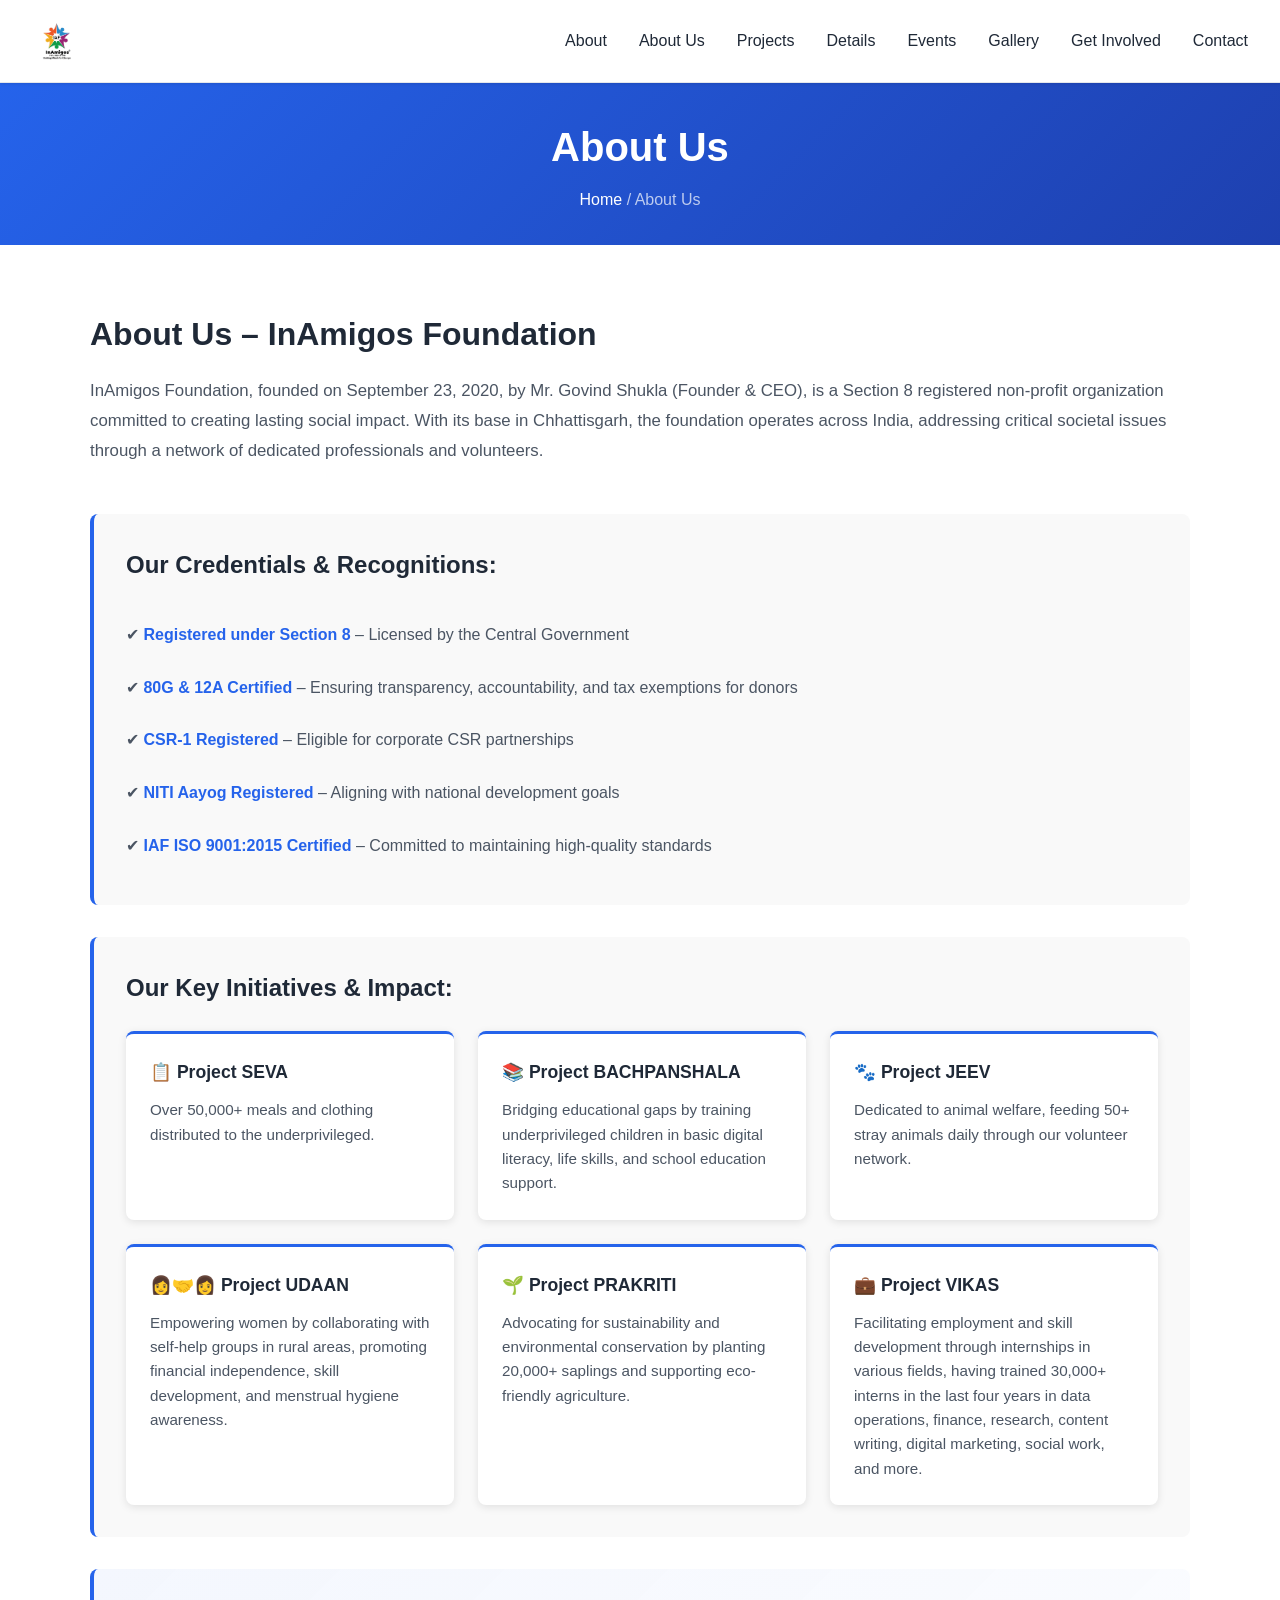
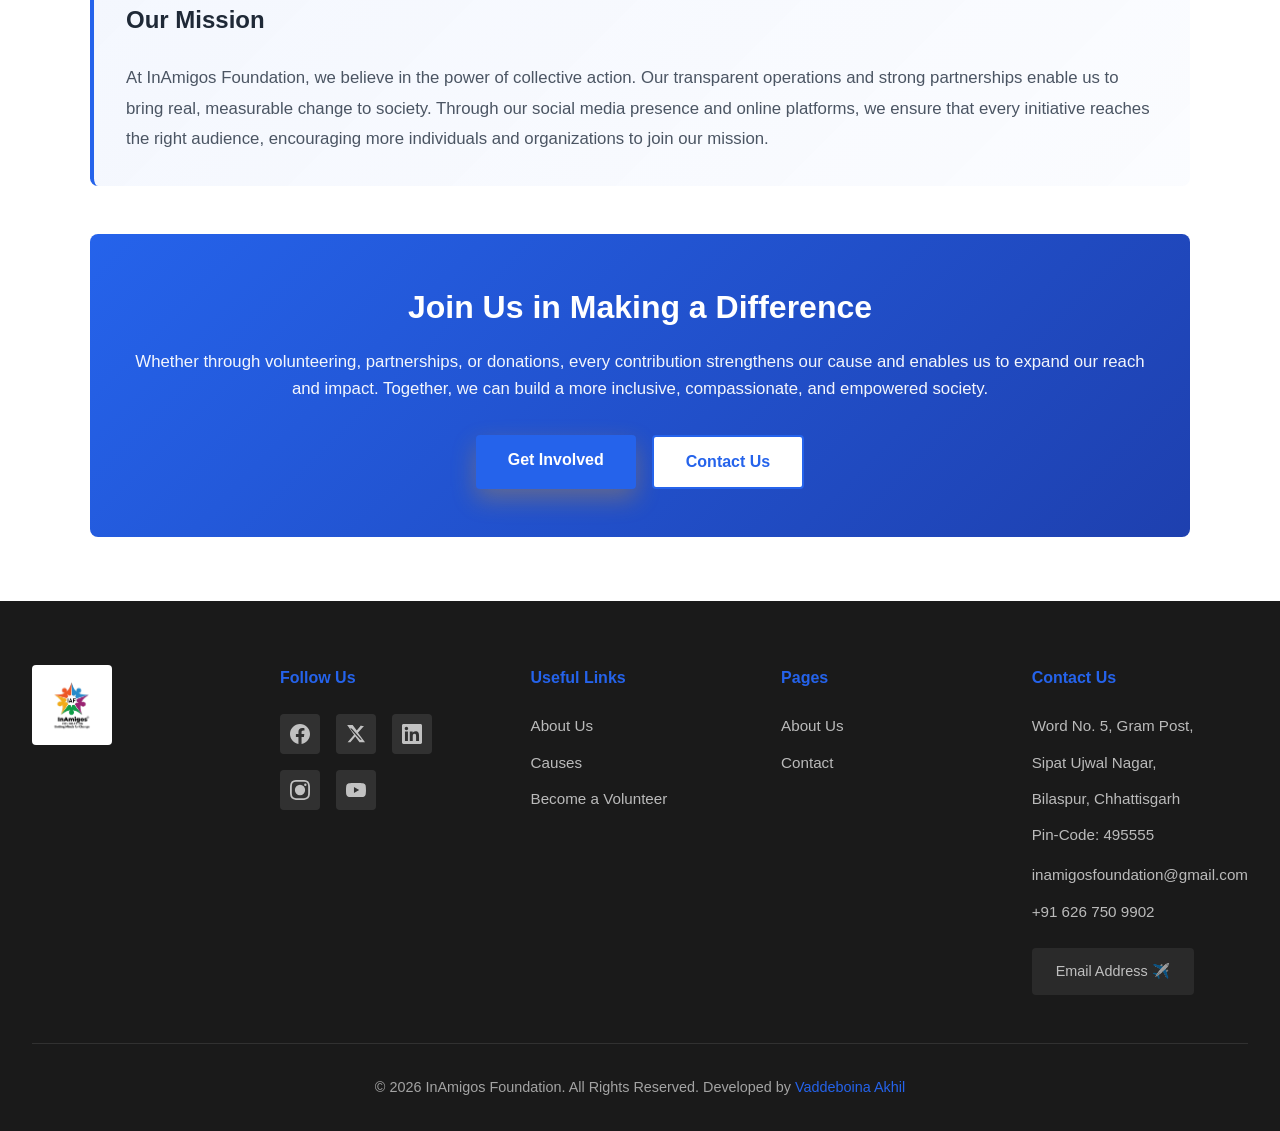
<file: about.html>
<!DOCTYPE html>
<html lang="en">
<head>
    <meta charset="UTF-8">
    <meta name="viewport" content="width=device-width, initial-scale=1.0">
    <title>About Us - InAmigos Foundation</title>
    <link rel="stylesheet" href="styles.css">
</head>
<body>
    <!-- Navigation Bar -->
    <nav class="navbar">
        <a href="index.html" class="navbar-brand"><img src="InAmigo Foundation_logo.png" alt="InAmigos Foundation Logo" class="navbar-logo" /></a>
        <ul class="navbar-links">
            <li><a href="index.html#about">About</a></li>
            <li><a href="about.html">About Us</a></li>
            <li><a href="index.html#projects">Projects</a></li>
            <li><a href="index.html#project-details">Details</a></li>
            <li><a href="index.html#events">Events</a></li>
            <li><a href="index.html#gallery">Gallery</a></li>
            <li><a href="index.html#cta">Get Involved</a></li>
            <li><a href="contact.html">Contact</a></li>
        </ul>
    </nav>

    <!-- Hero Section -->
    <section class="hero" style="padding: 2rem 2rem; background: linear-gradient(135deg, #2563eb 0%, #1e40af 100%); min-height: auto;">
        <div class="hero-content" style="text-align: center;">
            <h1 style="font-size: 2.5rem; color: white; margin-bottom: 0.5rem;">About Us</h1>
            <p style="font-size: 1rem; color: rgba(255, 255, 255, 0.9);">
                <a href="index.html" style="color: white; text-decoration: none;">Home</a> 
                <span style="color: rgba(255, 255, 255, 0.7);"> / About Us</span>
            </p>
        </div>
    </section>

    <!-- About Content Section -->
    <section class="about-section">
        <div class="about-container">
            <!-- About Us Intro -->
            <div class="about-intro">
                <h2>About Us – InAmigos Foundation</h2>
                <p>
                    InAmigos Foundation, founded on September 23, 2020, by Mr. Govind Shukla (Founder & CEO), is a Section 8 registered non-profit organization committed to creating lasting social impact. With its base in Chhattisgarh, the foundation operates across India, addressing critical societal issues through a network of dedicated professionals and volunteers.
                </p>
            </div>

            <!-- Credentials & Recognitions -->
            <div class="about-section-box">
                <h3>Our Credentials & Recognitions:</h3>
                <ul class="credentials-list">
                    <li>✔ <strong>Registered under Section 8</strong> – Licensed by the Central Government</li>
                    <li>✔ <strong>80G & 12A Certified</strong> – Ensuring transparency, accountability, and tax exemptions for donors</li>
                    <li>✔ <strong>CSR-1 Registered</strong> – Eligible for corporate CSR partnerships</li>
                    <li>✔ <strong>NITI Aayog Registered</strong> – Aligning with national development goals</li>
                    <li>✔ <strong>IAF ISO 9001:2015 Certified</strong> – Committed to maintaining high-quality standards</li>
                </ul>
            </div>

            <!-- Key Initiatives & Impact -->
            <div class="about-section-box">
                <h3>Our Key Initiatives & Impact:</h3>
                <div class="initiatives-grid">
                    <div class="initiative-item">
                        <h4>📋 Project SEVA</h4>
                        <p>Over 50,000+ meals and clothing distributed to the underprivileged.</p>
                    </div>
                    <div class="initiative-item">
                        <h4>📚 Project BACHPANSHALA</h4>
                        <p>Bridging educational gaps by training underprivileged children in basic digital literacy, life skills, and school education support.</p>
                    </div>
                    <div class="initiative-item">
                        <h4>🐾 Project JEEV</h4>
                        <p>Dedicated to animal welfare, feeding 50+ stray animals daily through our volunteer network.</p>
                    </div>
                    <div class="initiative-item">
                        <h4>👩‍🤝‍👩 Project UDAAN</h4>
                        <p>Empowering women by collaborating with self-help groups in rural areas, promoting financial independence, skill development, and menstrual hygiene awareness.</p>
                    </div>
                    <div class="initiative-item">
                        <h4>🌱 Project PRAKRITI</h4>
                        <p>Advocating for sustainability and environmental conservation by planting 20,000+ saplings and supporting eco-friendly agriculture.</p>
                    </div>
                    <div class="initiative-item">
                        <h4>💼 Project VIKAS</h4>
                        <p>Facilitating employment and skill development through internships in various fields, having trained 30,000+ interns in the last four years in data operations, finance, research, content writing, digital marketing, social work, and more.</p>
                    </div>
                </div>
            </div>

            <!-- Mission Statement -->
            <div class="about-section-box mission-box">
                <h3>Our Mission</h3>
                <p>
                    At InAmigos Foundation, we believe in the power of collective action. Our transparent operations and strong partnerships enable us to bring real, measurable change to society. Through our social media presence and online platforms, we ensure that every initiative reaches the right audience, encouraging more individuals and organizations to join our mission.
                </p>
            </div>

            <!-- Call to Action -->
            <div class="about-cta">
                <h3>Join Us in Making a Difference</h3>
                <p>Whether through volunteering, partnerships, or donations, every contribution strengthens our cause and enables us to expand our reach and impact. Together, we can build a more inclusive, compassionate, and empowered society.</p>
                <div style="display: flex; gap: 1rem; justify-content: center; margin-top: 2rem;">
                    <a href="index.html#cta" class="btn-primary" style="display: inline-block; padding: 0.75rem 2rem; background: #2563eb; color: white; text-decoration: none; border-radius: 4px; font-weight: 600;">Get Involved</a>
                    <a href="contact.html" class="btn-secondary" style="display: inline-block; padding: 0.75rem 2rem; background: white; color: #2563eb; border: 2px solid #2563eb; text-decoration: none; border-radius: 4px; font-weight: 600;">Contact Us</a>
                </div>
            </div>
        </div>
    </section>

    <!-- Footer -->
    <footer>
        <div class="footer-content">
            <div class="footer-section footer-logo">
                <img src="InAmigo Foundation_logo.png" alt="InAmigos Foundation Logo" class="footer-logo-img" />
            </div>

            <!-- Follow Us Section -->
            <div class="footer-section">
                <h3>Follow us</h3>
                <div class="social-links">
                    <a href="https://www.facebook.com/109800320841732/posts/289306342891128/" target="_blank" rel="noopener noreferrer" class="social-link" title="Facebook">
                        <svg width="24" height="24" viewBox="0 0 24 24" fill="currentColor"><path d="M24 12.073c0-6.627-5.373-12-12-12s-12 5.373-12 12c0 5.99 4.388 10.954 10.125 11.854v-8.385H7.078v-3.47h3.047V9.43c0-3.007 1.792-4.669 4.533-4.669 1.312 0 2.686.235 2.686.235v2.953H15.83c-1.491 0-1.956.925-1.956 1.874v2.25h3.328l-.532 3.47h-2.796v8.385C19.612 23.027 24 18.062 24 12.073z"/></svg>
                    </a>
                    <a href="https://twitter.com/InamigosF?s=08" target="_blank" rel="noopener noreferrer" class="social-link" title="X">
                        <svg width="24" height="24" viewBox="0 0 24 24" fill="currentColor"><path d="M18.244 2.25h3.308l-7.227 8.26 8.502 11.24h-6.627l-5.1-6.694-5.867 6.694h-3.306l7.734-8.835-8.275-11.665h6.604l4.914 6.469 5.45-6.469zM17.002 18.807h1.844L6.803 5.528H4.872l12.13 13.279z"/></svg>
                    </a>
                    <a href="https://www.linkedin.com/company/inamigos-foundation" target="_blank" rel="noopener noreferrer" class="social-link" title="LinkedIn">
                        <svg width="24" height="24" viewBox="0 0 24 24" fill="currentColor"><path d="M20.447 20.452h-3.554v-5.569c0-1.328-.027-3.037-1.852-3.037-1.853 0-2.136 1.445-2.136 2.939v5.667H9.351V9h3.414v1.561h.046c.477-.9 1.637-1.85 3.37-1.85 3.601 0 4.267 2.37 4.267 5.455v6.286zM5.337 7.433c-1.144 0-2.063-.926-2.063-2.065 0-1.138.92-2.063 2.063-2.063 1.14 0 2.064.925 2.064 2.063 0 1.139-.925 2.065-2.064 2.065zm1.782 13.019H3.555V9h3.564v11.452zM22.225 0H1.771C.792 0 0 .774 0 1.729v20.542C0 23.227.792 24 1.771 24h20.451C23.2 24 24 23.227 24 22.271V1.729C24 .774 23.2 0 22.225 0z"/></svg>
                    </a>
                    <a href="https://instagram.com/inamigos?utm_medium=copy_link" target="_blank" rel="noopener noreferrer" class="social-link" title="Instagram">
                        <svg width="24" height="24" viewBox="0 0 24 24" fill="currentColor"><path d="M12 2.163c3.204 0 3.584.012 4.85.07 3.252.148 4.771 1.691 4.919 4.919.058 1.265.069 1.645.069 4.849 0 3.205-.012 3.584-.069 4.849-.149 3.225-1.664 4.771-4.919 4.919-1.266.058-1.644.07-4.85.07-3.204 0-3.584-.012-4.849-.07-3.26-.149-4.771-1.699-4.919-4.92-.058-1.265-.07-1.644-.07-4.849 0-3.204.013-3.583.07-4.849.149-3.227 1.664-4.771 4.919-4.919 1.266-.057 1.645-.069 4.849-.069zm0-2.163c-3.259 0-3.667.014-4.947.072-4.358.2-6.78 2.618-6.98 6.98-.059 1.281-.073 1.689-.073 4.948 0 3.259.014 3.668.072 4.948.2 4.358 2.618 6.78 6.98 6.98 1.281.058 1.689.072 4.948.072 3.259 0 3.668-.014 4.948-.072 4.354-.2 6.782-2.618 6.979-6.98.059-1.28.073-1.689.073-4.948 0-3.259-.014-3.667-.072-4.947-.196-4.354-2.617-6.78-6.979-6.98-1.281-.059-1.69-.073-4.949-.073zM5.838 12a6.162 6.162 0 1 1 12.324 0 6.162 6.162 0 0 1-12.324 0zM12 16a4 4 0 1 1 0-8 4 4 0 0 1 0 8zm4.965-10.322a1.44 1.44 0 1 1 2.881.001 1.44 1.44 0 0 1-2.881-.001z"/></svg>
                    </a>
                    <a href="https://youtube.com/@inamigosfoundation4296" target="_blank" rel="noopener noreferrer" class="social-link" title="YouTube">
                        <svg width="24" height="24" viewBox="0 0 24 24" fill="currentColor"><path d="M23.498 6.186a3.016 3.016 0 0 0-2.122-2.136C19.505 3.545 12 3.545 12 3.545s-7.505 0-9.377.505A3.017 3.017 0 0 0 .502 6.186C0 8.07 0 12 0 12s0 3.93.502 5.814a3.016 3.016 0 0 0 2.122 2.136c1.871.505 9.376.505 9.376.505s7.505 0 9.377-.505a3.015 3.015 0 0 0 2.122-2.136C24 15.93 24 12 24 12s0-3.93-.502-5.814zM9.545 15.568V8.432L15.818 12l-6.273 3.568z"/></svg>
                    </a>
                </div>
            </div>

            <!-- Useful Links Section -->
            <div class="footer-section">
                <h3 style="color: #2563eb;">Useful Links</h3>
                <p><a href="#">About Us</a></p>
                <p><a href="#">Causes</a></p>
                <p><a href="#">Become a Volunteer</a></p>
            </div>

            <!-- Pages Section -->
            <div class="footer-section">
                <h3 style="color: #2563eb;">pages</h3>
                <p><a href="about.html">About Us</a></p>
                <p><a href="contact.html">Contact</a></p>
            </div>

            <!-- Contact Us Section -->
            <div class="footer-section">
                <h3 style="color: #2563eb;">Contact Us</h3>
                <p>Word No. 5, Gram Post,</p>
                <p>Sipat Ujwal Nagar,</p>
                <p>Bilaspur, Chhattisgarh</p>
                <p>Pin-Code: 495555</p>
                <p style="margin-top: 1rem;"><a href="mailto:inamigosfoundation@gmail.com">inamigosfoundation@gmail.com</a></p>
                <p><a href="tel:+916267509902">+91 626 750 9902</a></p>
                <div style="margin-top: 1rem;">
                    <a href="contact.html" class="email-button" style="display: inline-block; text-decoration: none;">Email Address ✈️</a>
                </div>
            </div>
        </div>
        <div class="footer-bottom">
            <p>&copy; 2026 InAmigos Foundation. All Rights Reserved. Developed by <a href="#" style="color: #2563eb;">Vaddeboina Akhil</a></p>
        </div>
    </footer>

    <!-- Back to Top Button -->
    <button class="back-to-top" id="backToTop" onclick="scrollToTop()">⬆️</button>

    <script>
        // Scroll to top functionality
        function scrollToTop() {
            window.scrollTo({ top: 0, behavior: 'smooth' });
        }

        // Show/hide back to top button
        window.addEventListener('scroll', function() {
            const backToTopBtn = document.getElementById('backToTop');
            if (window.pageYOffset > 300) {
                backToTopBtn.style.display = 'block';
            } else {
                backToTopBtn.style.display = 'none';
            }
        });
    </script>

    <style>
        /* About Section Styles */
        .about-section {
            max-width: 1400px;
            margin: 0 auto;
            padding: 4rem 2rem;
        }

        .about-container {
            max-width: 1100px;
            margin: 0 auto;
        }

        .about-intro {
            margin-bottom: 3rem;
        }

        .about-intro h2 {
            font-size: 2rem;
            color: #1f2937;
            margin-bottom: 1rem;
        }

        .about-intro p {
            font-size: 1.05rem;
            color: #4b5563;
            line-height: 1.8;
        }

        .about-section-box {
            background: #f9f9f9;
            padding: 2rem;
            border-radius: 8px;
            margin-bottom: 2rem;
            border-left: 4px solid #2563eb;
        }

        .about-section-box h3 {
            font-size: 1.5rem;
            color: #1f2937;
            margin-bottom: 1.5rem;
        }

        .credentials-list {
            list-style: none;
            padding: 0;
        }

        .credentials-list li {
            padding: 0.75rem 0;
            color: #4b5563;
            line-height: 1.8;
            font-size: 1rem;
        }

        .credentials-list li strong {
            color: #2563eb;
        }

        .initiatives-grid {
            display: grid;
            grid-template-columns: repeat(auto-fit, minmax(300px, 1fr));
            gap: 1.5rem;
        }

        .initiative-item {
            background: white;
            padding: 1.5rem;
            border-radius: 8px;
            border-top: 3px solid #2563eb;
            box-shadow: 0 2px 8px rgba(0, 0, 0, 0.1);
        }

        .initiative-item h4 {
            font-size: 1.1rem;
            color: #1f2937;
            margin-bottom: 0.75rem;
        }

        .initiative-item p {
            color: #4b5563;
            line-height: 1.6;
            font-size: 0.95rem;
        }

        .mission-box {
            background: linear-gradient(135deg, rgba(37, 99, 235, 0.05) 0%, rgba(37, 99, 235, 0.02) 100%);
            border-left-color: #2563eb;
        }

        .mission-box p {
            font-size: 1.05rem;
            color: #4b5563;
            line-height: 1.8;
        }

        .about-cta {
            background: linear-gradient(135deg, #2563eb 0%, #1e40af 100%);
            color: white;
            padding: 3rem 2rem;
            border-radius: 8px;
            text-align: center;
            margin-top: 3rem;
        }

        .about-cta h3 {
            font-size: 2rem;
            margin-bottom: 1rem;
        }

        .about-cta p {
            font-size: 1.05rem;
            margin-bottom: 1rem;
            opacity: 0.95;
        }

        .btn-primary {
            transition: all 0.3s ease;
        }

        .btn-primary:hover {
            background: #1e40af;
            transform: translateY(-2px);
            box-shadow: 0 4px 12px rgba(37, 99, 235, 0.4);
        }

        .btn-secondary {
            transition: all 0.3s ease;
        }

        .btn-secondary:hover {
            background: #2563eb;
            color: white;
            transform: translateY(-2px);
        }

        /* Responsive Design */
        @media (max-width: 768px) {
            .about-section {
                padding: 2rem 1rem;
            }

            .about-intro h2 {
                font-size: 1.5rem;
            }

            .about-section-box h3 {
                font-size: 1.25rem;
            }

            .initiatives-grid {
                grid-template-columns: 1fr;
            }

            .about-cta {
                padding: 2rem 1rem;
            }

            .about-cta h3 {
                font-size: 1.5rem;
            }

            .about-cta p {
                font-size: 0.95rem;
            }
        }
    </style>
</body>
</html>
</file>
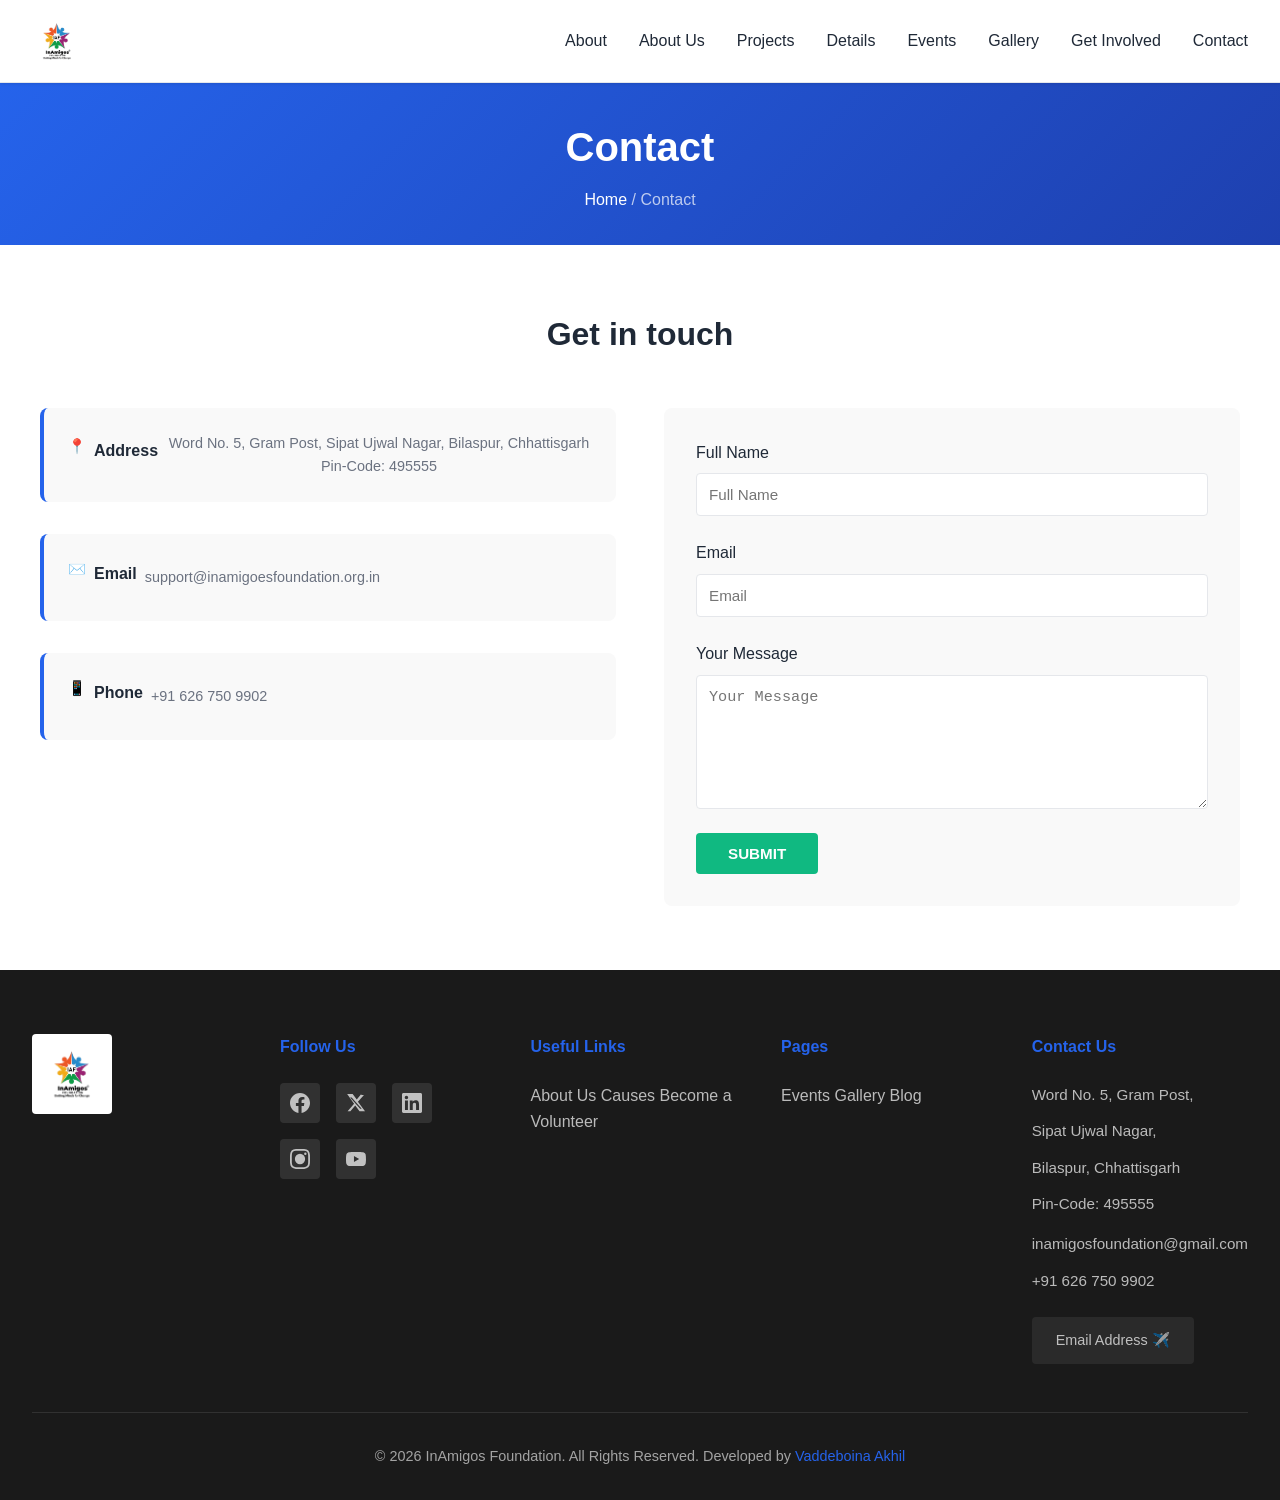
<file: contact.html>
<!DOCTYPE html>
<html lang="en">
<head>
    <meta charset="UTF-8">
    <meta name="viewport" content="width=device-width, initial-scale=1.0">
    <title>Contact Us - InAmigos Foundation</title>
    <link rel="stylesheet" href="styles.css">
</head>
<body>
    <!-- Navigation Bar -->
    <nav class="navbar">
        <a href="index.html" class="navbar-brand"><img src="InAmigo Foundation_logo.png" alt="InAmigos Foundation Logo" class="navbar-logo" /></a>
        <ul class="navbar-links">
            <li><a href="index.html#about">About</a></li>
            <li><a href="about.html">About Us</a></li>
            <li><a href="index.html#projects">Projects</a></li>
            <li><a href="index.html#project-details">Details</a></li>
            <li><a href="index.html#events">Events</a></li>
            <li><a href="index.html#gallery">Gallery</a></li>
            <li><a href="index.html#cta">Get Involved</a></li>
            <li><a href="contact.html">Contact</a></li>
        </ul>
    </nav>

    <!-- Hero Section -->
    <section class="hero" style="padding: 2rem 2rem; background: linear-gradient(135deg, #2563eb 0%, #1e40af 100%); min-height: auto;">
        <div class="hero-content" style="text-align: center;">
            <h1 style="font-size: 2.5rem; color: white; margin-bottom: 0.5rem;">Contact</h1>
            <p style="font-size: 1rem; color: rgba(255, 255, 255, 0.9);">
                <a href="index.html" style="color: white; text-decoration: none;">Home</a> 
                <span style="color: rgba(255, 255, 255, 0.7);"> / Contact</span>
            </p>
        </div>
    </section>

    <!-- Contact Section -->
    <section class="contact-section">
        <div class="contact-container">
            <h2 style="text-align: center; margin-bottom: 3rem; font-size: 2rem; color: #1f2937;">Get in touch</h2>
            
            <div class="contact-content">
                <!-- Left Side - Contact Info -->
                <div class="contact-info">
                    <!-- Address -->
                    <div class="info-item">
                        <div class="info-icon">📍</div>
                        <h3 style="font-size: 1rem; font-weight: 600; margin-bottom: 0.5rem; color: #1f2937;">Address</h3>
                        <p style="color: #6b7280; line-height: 1.6;">
                            Word No. 5, Gram Post, Sipat Ujwal Nagar, Bilaspur, Chhattisgarh Pin-Code: 495555
                        </p>
                    </div>

                    <!-- Email -->
                    <div class="info-item">
                        <div class="info-icon">✉️</div>
                        <h3 style="font-size: 1rem; font-weight: 600; margin-bottom: 0.5rem; color: #1f2937;">Email</h3>
                        <p style="color: #6b7280;">
                            <a href="mailto:support@inamigoesfoundation.org.in" style="color: #6b7280; text-decoration: none;">support@inamigoesfoundation.org.in</a>
                        </p>
                    </div>

                    <!-- Phone -->
                    <div class="info-item">
                        <div class="info-icon">📱</div>
                        <h3 style="font-size: 1rem; font-weight: 600; margin-bottom: 0.5rem; color: #1f2937;">Phone</h3>
                        <p style="color: #6b7280;">
                            <a href="tel:+916267509902" style="color: #6b7280; text-decoration: none;">+91 626 750 9902</a>
                        </p>
                    </div>
                </div>

                <!-- Right Side - Contact Form -->
                <div class="contact-form-wrapper">
                    <form class="contact-form" onsubmit="handleContactForm(event)">
                        <div class="form-group">
                            <label for="fullName" style="display: block; margin-bottom: 0.5rem; color: #1f2937; font-weight: 500;">Full Name</label>
                            <input type="text" id="fullName" name="fullName" placeholder="Full Name" required style="width: 100%; padding: 0.75rem; border: 1px solid #e5e7eb; border-radius: 4px; font-size: 0.95rem;">
                        </div>

                        <div class="form-group">
                            <label for="email" style="display: block; margin-bottom: 0.5rem; color: #1f2937; font-weight: 500;">Email</label>
                            <input type="email" id="email" name="email" placeholder="Email" required style="width: 100%; padding: 0.75rem; border: 1px solid #e5e7eb; border-radius: 4px; font-size: 0.95rem;">
                        </div>

                        <div class="form-group">
                            <label for="message" style="display: block; margin-bottom: 0.5rem; color: #1f2937; font-weight: 500;">Your Message</label>
                            <textarea id="message" name="message" placeholder="Your Message" rows="6" required style="width: 100%; padding: 0.75rem; border: 1px solid #e5e7eb; border-radius: 4px; font-size: 0.95rem; resize: vertical;"></textarea>
                        </div>

                        <button type="submit" class="submit-btn" style="background: #10b981; color: white; padding: 0.75rem 2rem; border: none; border-radius: 4px; font-weight: 600; cursor: pointer; font-size: 0.95rem;">SUBMIT</button>
                    </form>
                </div>
            </div>
        </div>
    </section>

    <!-- Footer -->
    <footer>
        <div class="footer-content">
            <div class="footer-section footer-logo">
                <img src="InAmigo Foundation_logo.png" alt="InAmigos Foundation Logo" class="footer-logo-img" />
            </div>

            <!-- Follow Us Section -->
            <div class="footer-section">
                <h3>Follow us</h3>
                <div class="social-links">
                    <a href="https://www.facebook.com/109800320841732/posts/289306342891128/" target="_blank" rel="noopener noreferrer" class="social-link" title="Facebook">
                        <svg width="24" height="24" viewBox="0 0 24 24" fill="currentColor"><path d="M24 12.073c0-6.627-5.373-12-12-12s-12 5.373-12 12c0 5.99 4.388 10.954 10.125 11.854v-8.385H7.078v-3.47h3.047V9.43c0-3.007 1.792-4.669 4.533-4.669 1.312 0 2.686.235 2.686.235v2.953H15.83c-1.491 0-1.956.925-1.956 1.874v2.25h3.328l-.532 3.47h-2.796v8.385C19.612 23.027 24 18.062 24 12.073z"/></svg>
                    </a>
                    <a href="https://twitter.com/InamigosF?s=08" target="_blank" rel="noopener noreferrer" class="social-link" title="X">
                        <svg width="24" height="24" viewBox="0 0 24 24" fill="currentColor"><path d="M18.244 2.25h3.308l-7.227 8.26 8.502 11.24h-6.627l-5.1-6.694-5.867 6.694h-3.306l7.734-8.835-8.275-11.665h6.604l4.914 6.469 5.45-6.469zM17.002 18.807h1.844L6.803 5.528H4.872l12.13 13.279z"/></svg>
                    </a>
                    <a href="https://www.linkedin.com/company/inamigos-foundation" target="_blank" rel="noopener noreferrer" class="social-link" title="LinkedIn">
                        <svg width="24" height="24" viewBox="0 0 24 24" fill="currentColor"><path d="M20.447 20.452h-3.554v-5.569c0-1.328-.027-3.037-1.852-3.037-1.853 0-2.136 1.445-2.136 2.939v5.667H9.351V9h3.414v1.561h.046c.477-.9 1.637-1.85 3.37-1.85 3.601 0 4.267 2.37 4.267 5.455v6.286zM5.337 7.433c-1.144 0-2.063-.926-2.063-2.065 0-1.138.92-2.063 2.063-2.063 1.14 0 2.064.925 2.064 2.063 0 1.139-.925 2.065-2.064 2.065zm1.782 13.019H3.555V9h3.564v11.452zM22.225 0H1.771C.792 0 0 .774 0 1.729v20.542C0 23.227.792 24 1.771 24h20.451C23.2 24 24 23.227 24 22.271V1.729C24 .774 23.2 0 22.225 0z"/></svg>
                    </a>
                    <a href="https://instagram.com/inamigos?utm_medium=copy_link" target="_blank" rel="noopener noreferrer" class="social-link" title="Instagram">
                        <svg width="24" height="24" viewBox="0 0 24 24" fill="currentColor"><path d="M12 2.163c3.204 0 3.584.012 4.85.07 3.252.148 4.771 1.691 4.919 4.919.058 1.265.069 1.645.069 4.849 0 3.205-.012 3.584-.069 4.849-.149 3.225-1.664 4.771-4.919 4.919-1.266.058-1.644.07-4.85.07-3.204 0-3.584-.012-4.849-.07-3.26-.149-4.771-1.699-4.919-4.92-.058-1.265-.07-1.644-.07-4.849 0-3.204.013-3.583.07-4.849.149-3.227 1.664-4.771 4.919-4.919 1.266-.057 1.645-.069 4.849-.069zm0-2.163c-3.259 0-3.667.014-4.947.072-4.358.2-6.78 2.618-6.98 6.98-.059 1.281-.073 1.689-.073 4.948 0 3.259.014 3.668.072 4.948.2 4.358 2.618 6.78 6.98 6.98 1.281.058 1.689.072 4.948.072 3.259 0 3.668-.014 4.948-.072 4.354-.2 6.782-2.618 6.979-6.98.059-1.28.073-1.689.073-4.948 0-3.259-.014-3.667-.072-4.947-.196-4.354-2.617-6.78-6.979-6.98-1.281-.059-1.69-.073-4.949-.073zM5.838 12a6.162 6.162 0 1 1 12.324 0 6.162 6.162 0 0 1-12.324 0zM12 16a4 4 0 1 1 0-8 4 4 0 0 1 0 8zm4.965-10.322a1.44 1.44 0 1 1 2.881.001 1.44 1.44 0 0 1-2.881-.001z"/></svg>
                    </a>
                    <a href="https://youtube.com/@inamigosfoundation4296" target="_blank" rel="noopener noreferrer" class="social-link" title="YouTube">
                        <svg width="24" height="24" viewBox="0 0 24 24" fill="currentColor"><path d="M23.498 6.186a3.016 3.016 0 0 0-2.122-2.136C19.505 3.545 12 3.545 12 3.545s-7.505 0-9.377.505A3.017 3.017 0 0 0 .502 6.186C0 8.07 0 12 0 12s0 3.93.502 5.814a3.016 3.016 0 0 0 2.122 2.136c1.871.505 9.376.505 9.376.505s7.505 0 9.377-.505a3.015 3.015 0 0 0 2.122-2.136C24 15.93 24 12 24 12s0-3.93-.502-5.814zM9.545 15.568V8.432L15.818 12l-6.273 3.568z"/></svg>
                    </a>
                </div>
            </div>

            <!-- Useful Links Section -->
            <div class="footer-section">
                <h3 style="color: #2563eb;">Useful Links</h3>
                <a href="#">About Us</a>
                <a href="#">Causes</a>
                <a href="#">Become a Volunteer</a>
            </div>

            <!-- Pages Section -->
            <div class="footer-section">
                <h3 style="color: #2563eb;">pages</h3>
                <a href="#">Events</a>
                <a href="#">Gallery</a>
                <a href="#">Blog</a>
            </div>

            <!-- Contact Us Section -->
            <div class="footer-section">
                <h3 style="color: #2563eb;">Contact Us</h3>
                <p>Word No. 5, Gram Post,</p>
                <p>Sipat Ujwal Nagar,</p>
                <p>Bilaspur, Chhattisgarh</p>
                <p>Pin-Code: 495555</p>
                <p style="margin-top: 1rem;"><a href="mailto:inamigosfoundation@gmail.com">inamigosfoundation@gmail.com</a></p>
                <p><a href="tel:+916267509902">+91 626 750 9902</a></p>
                <div style="margin-top: 1rem;">
                    <a href="https://inamigoesfoundation.org.in/contact" class="email-button" style="display: inline-block; text-decoration: none;">Email Address ✈️</a>
                </div>
            </div>
        </div>
        <div class="footer-bottom">
            <p>&copy; 2026 InAmigos Foundation. All Rights Reserved. Developed by <a href="#" style="color: #2563eb;">Vaddeboina Akhil</a></p>
        </div>
    </footer>

    <!-- Back to Top Button -->
    <button class="back-to-top" id="backToTop" onclick="scrollToTop()">⬆️</button>

    <script>
        // Scroll to top functionality
        function scrollToTop() {
            window.scrollTo({ top: 0, behavior: 'smooth' });
        }

        // Show/hide back to top button
        window.addEventListener('scroll', function() {
            const backToTopBtn = document.getElementById('backToTop');
            if (window.pageYOffset > 300) {
                backToTopBtn.style.display = 'block';
            } else {
                backToTopBtn.style.display = 'none';
            }
        });

        // Handle contact form submission
        function handleContactForm(event) {
            event.preventDefault();
            
            const fullName = document.getElementById('fullName').value;
            const email = document.getElementById('email').value;
            const message = document.getElementById('message').value;
            
            // You can integrate with an email service or backend here
            console.log('Form submitted:', { fullName, email, message });
            
            // Show success message
            alert('Thank you for contacting us! We will get back to you soon.');
            
            // Reset form
            event.target.reset();
        }
    </script>

    <style>
        /* Contact Section Styles */
        .contact-section {
            max-width: 1400px;
            margin: 0 auto;
            padding: 4rem 2rem;
        }

        .contact-container {
            max-width: 1200px;
            margin: 0 auto;
        }

        .contact-content {
            display: grid;
            grid-template-columns: 1fr 1fr;
            gap: 3rem;
            align-items: start;
        }

        .contact-info {
            display: flex;
            flex-direction: column;
            gap: 2rem;
        }

        .info-item {
            padding: 1.5rem;
            background: #f9f9f9;
            border-radius: 8px;
            border-left: 4px solid #2563eb;
            text-align: center;
        }

        .info-icon {
            display: flex;
            justify-content: center;
            align-items: center;
            margin-bottom: 1rem;
        }

        .contact-form-wrapper {
            background: #f9f9f9;
            padding: 2rem;
            border-radius: 8px;
        }

        .contact-form {
            display: flex;
            flex-direction: column;
            gap: 1.5rem;
        }

        .form-group {
            display: flex;
            flex-direction: column;
        }

        .form-group input,
        .form-group textarea {
            transition: border-color 0.3s ease, box-shadow 0.3s ease;
        }

        .form-group input:focus,
        .form-group textarea:focus {
            outline: none;
            border-color: #2563eb;
            box-shadow: 0 0 0 3px rgba(37, 99, 235, 0.1);
        }

        .submit-btn {
            align-self: flex-start;
            transition: all 0.3s ease;
        }

        .submit-btn:hover {
            background: #059669;
            transform: translateY(-2px);
            box-shadow: 0 4px 12px rgba(16, 185, 129, 0.4);
        }

        /* Responsive Design */
        @media (max-width: 768px) {
            .contact-content {
                grid-template-columns: 1fr;
                gap: 2rem;
            }

            h1 {
                font-size: 2rem !important;
            }

            .contact-section {
                padding: 2rem 1rem;
            }
        }
    </style>
</body>
</html>
</file>
<file: styles.css>
* {
    margin: 0;
    padding: 0;
    box-sizing: border-box;
}

:root {
    --primary: #2563eb;
    --primary-dark: #1e40af;
    --accent: #f59e0b;
    --accent-dark: #d97706;
    --background: #ffffff;
    --foreground: #1f2937;
    --text-light: #6b7280;
    --border-color: #e5e7eb;
    --success: #10b981;
    --warning: #dc2626;
    --purple: #8b5cf6;
}

html {
    scroll-behavior: smooth;
}

body {
    font-family: -apple-system, BlinkMacSystemFont, 'Segoe UI', 'Roboto', 'Oxygen', 'Ubuntu', 'Cantarell', sans-serif;
    background-color: var(--background);
    color: var(--foreground);
    line-height: 1.6;
}

/* Scrollbar Progress Bar */
.scroll-progress {
    position: fixed;
    top: 0;
    left: 0;
    height: 3px;
    background: linear-gradient(to right, var(--primary), var(--accent));
    width: 0%;
    z-index: 1000;
    transition: width 0.1s ease;
}

/* Navigation Bar */
.navbar {
    position: sticky;
    top: 0;
    z-index: 50;
    background: rgba(255, 255, 255, 0.95);
    backdrop-filter: blur(10px);
    border-bottom: 1px solid var(--border-color);
    padding: 1rem 2rem;
    display: flex;
    justify-content: space-between;
    align-items: center;
    box-shadow: 0 1px 3px rgba(0, 0, 0, 0.1);
}

.navbar-brand {
    font-size: 1.5rem;
    font-weight: 700;
    color: var(--primary);
    text-decoration: none;
    display: flex;
    align-items: center;
}

.navbar-logo {
    height: 50px;
    width: auto;
    object-fit: contain;
}

.navbar-links {
    display: flex;
    gap: 2rem;
    list-style: none;
}

.navbar-links a {
    text-decoration: none;
    color: var(--foreground);
    font-weight: 500;
    transition: color 0.3s ease;
}

.navbar-links a:hover {
    color: var(--primary);
}

@media (max-width: 768px) {
    .navbar-links {
        display: none;
    }
}

/* Back to Top Button */
.back-to-top {
    position: fixed;
    bottom: 2rem;
    right: 2rem;
    width: 3rem;
    height: 3rem;
    background: var(--primary);
    color: white;
    border: none;
    border-radius: 50%;
    cursor: pointer;
    display: flex;
    align-items: center;
    justify-content: center;
    font-size: 1.5rem;
    z-index: 40;
    opacity: 0;
    visibility: hidden;
    transition: all 0.3s ease;
    box-shadow: 0 4px 12px rgba(37, 99, 235, 0.4);
}

.back-to-top.show {
    opacity: 1;
    visibility: visible;
}

.back-to-top:hover {
    background: var(--primary-dark);
    transform: translateY(-2px);
}

/* Hero Section */
.hero {
    position: relative;
    min-height: 100vh;
    display: flex;
    align-items: center;
    justify-content: center;
    overflow: hidden;
    padding: 2rem;
}

.hero-background {
    position: absolute;
    top: 0;
    left: 0;
    right: 0;
    bottom: 0;
    background: url('https://images.unsplash.com/photo-1488521787991-ed7bbaae773c?w=1600') center / cover;
    z-index: 0;
}

.hero-overlay {
    position: absolute;
    top: 0;
    left: 0;
    right: 0;
    bottom: 0;
    background: linear-gradient(135deg, rgba(37, 99, 235, 0.9), rgba(30, 64, 175, 0.85));
    z-index: 1;
}

.hero-content {
    position: relative;
    z-index: 10;
    max-width: 56rem;
    text-align: center;
    color: white;
    animation: fadeInUp 1s ease-out;
}

@keyframes fadeInUp {
    from {
        opacity: 0;
        transform: translateY(30px);
    }
    to {
        opacity: 1;
        transform: translateY(0);
    }
}

.hero-tag {
    display: inline-flex;
    align-items: center;
    gap: 0.5rem;
    background: rgba(255, 255, 255, 0.15);
    backdrop-filter: blur(10px);
    border: 1px solid rgba(255, 255, 255, 0.25);
    padding: 0.375rem 1rem;
    border-radius: 9999px;
    font-size: 0.875rem;
    font-weight: 500;
    margin-bottom: 1.5rem;
}

.hero-title {
    font-size: clamp(2rem, 10vw, 4rem);
    font-weight: 800;
    line-height: 1.05;
    margin-bottom: 1.5rem;
    letter-spacing: -0.02em;
}

.hero-title .accent {
    color: var(--accent);
}

.hero-description {
    font-size: 1.125rem;
    color: rgba(255, 255, 255, 0.9);
    max-width: 32rem;
    margin: 1.5rem auto;
    line-height: 1.6;
}

.hero-buttons {
    display: flex;
    flex-wrap: wrap;
    gap: 1rem;
    justify-content: center;
    margin-top: 2.5rem;
}

.btn {
    display: inline-flex;
    align-items: center;
    gap: 0.5rem;
    padding: 0.875rem 1.75rem;
    border-radius: 9999px;
    font-weight: 600;
    text-decoration: none;
    border: none;
    cursor: pointer;
    transition: all 0.3s ease;
    font-size: 1rem;
}

.btn-primary {
    background: var(--accent);
    color: white;
    box-shadow: 0 10px 25px rgba(245, 158, 11, 0.3);
}

.btn-primary:hover {
    background: var(--accent-dark);
    transform: translateY(-2px);
    box-shadow: 0 15px 35px rgba(245, 158, 11, 0.4);
}

.btn-secondary {
    background: transparent;
    border: 2px solid var(--primary);
    color: var(--primary);
    font-weight: 600;
}

.btn-secondary:hover {
    background: var(--primary);
    border-color: var(--primary);
    color: white;
    transform: translateY(-2px);
    box-shadow: 0 10px 25px rgba(37, 99, 235, 0.3);
}

/* Hero section specific styles */
.hero .btn-secondary {
    background: rgba(255, 255, 255, 0.15);
    border: 2px solid white;
    color: white;
}

.hero .btn-secondary:hover {
    background: rgba(255, 255, 255, 0.25);
    border-color: white;
    color: white;
    box-shadow: 0 10px 25px rgba(255, 255, 255, 0.2);
}

/* About Section */
.about {
    padding: 5rem 2rem;
    max-width: 1200px;
    margin: 0 auto;
}

.section-title {
    font-size: 2.5rem;
    font-weight: 800;
    text-align: center;
    margin-bottom: 3rem;
    color: var(--foreground);
}

.about-content {
    display: grid;
    grid-template-columns: 1fr 1fr;
    gap: 3rem;
    align-items: center;
}

.about-text h3 {
    font-size: 1.875rem;
    margin-bottom: 1rem;
    color: var(--primary);
}

.about-text p {
    color: var(--text-light);
    margin-bottom: 1rem;
    line-height: 1.8;
}

.stats {
    display: grid;
    grid-template-columns: repeat(2, 1fr);
    gap: 2rem;
    margin-top: 2rem;
}

.stat-box {
    padding: 1.5rem;
    background: linear-gradient(135deg, rgba(37, 99, 235, 0.1), rgba(245, 158, 11, 0.1));
    border-radius: 12px;
    border: 1px solid var(--border-color);
}

.stat-number {
    font-size: 2rem;
    font-weight: 700;
    color: var(--primary);
}

.stat-label {
    color: var(--text-light);
    font-size: 0.875rem;
    margin-top: 0.5rem;
}

@media (max-width: 768px) {
    .about-content {
        grid-template-columns: 1fr;
    }

    .stats {
        grid-template-columns: 1fr;
    }
}

/* Get to Know Us Better Section */
.get-to-know-us {
    padding: 5rem 2rem;
    background: white;
}

.get-to-know-container {
    max-width: 1200px;
    margin: 0 auto;
    display: grid;
    grid-template-columns: 1fr 1fr;
    gap: 3rem;
    align-items: center;
}

.get-to-know-content h2 {
    font-size: 2.5rem;
    font-weight: 800;
    color: var(--foreground);
    margin-bottom: 1.5rem;
}

.get-to-know-content p {
    color: var(--text-light);
    line-height: 1.8;
    margin-bottom: 2rem;
    font-size: 0.95rem;
}

.know-more-btn {
    background: var(--success);
    color: white;
    border: none;
    padding: 0.875rem 2rem;
    border-radius: 6px;
    font-weight: 600;
    cursor: pointer;
    transition: all 0.3s ease;
    font-size: 0.95rem;
}

.know-more-btn:hover {
    background: #059669;
    transform: translateY(-2px);
    box-shadow: 0 8px 20px rgba(16, 185, 129, 0.2);
}

.get-to-know-image img {
    width: 100%;
    border-radius: 12px;
    box-shadow: 0 8px 24px rgba(0, 0, 0, 0.1);
}

@media (max-width: 768px) {
    .get-to-know-container {
        grid-template-columns: 1fr;
    }

    .get-to-know-content h2 {
        font-size: 1.75rem;
    }
}

/* Projects Section */
.projects {
    padding: 5rem 2rem;
    background: #f9fafb;
}

.projects-container {
    max-width: 1200px;
    margin: 0 auto;
}

.projects-grid {
    display: grid;
    grid-template-columns: repeat(auto-fit, minmax(300px, 1fr));
    gap: 2rem;
    margin-top: 3rem;
}

.project-card {
    background: white;
    padding: 2rem;
    border-radius: 12px;
    border: 1px solid var(--border-color);
    transition: all 0.3s ease;
    cursor: pointer;
    box-shadow: 0 1px 3px rgba(0, 0, 0, 0.1);
}

.project-card:hover {
    transform: translateY(-8px);
    box-shadow: 0 12px 24px rgba(0, 0, 0, 0.15);
    border-color: var(--primary);
}

.project-emoji {
    font-size: 2.5rem;
    margin-bottom: 1rem;
}

.project-tag {
    display: inline-block;
    padding: 0.375rem 0.75rem;
    background: rgba(37, 99, 235, 0.1);
    color: var(--primary);
    border-radius: 6px;
    font-size: 0.75rem;
    font-weight: 600;
    margin-bottom: 1rem;
}

.project-card h3 {
    font-size: 1.25rem;
    margin-bottom: 0.5rem;
    color: var(--foreground);
}

.project-card p {
    color: var(--text-light);
    line-height: 1.6;
}

/* Our Causes Section */
.our-causes {
    padding: 5rem 2rem;
    background: white;
    text-align: center;
}

.causes-container {
    max-width: 1200px;
    margin: 0 auto;
}

.view-all-btn {
    background: transparent;
    border: 2px solid var(--primary);
    color: var(--primary);
    padding: 0.75rem 2rem;
    border-radius: 6px;
    font-weight: 600;
    cursor: pointer;
    transition: all 0.3s ease;
    font-size: 0.95rem;
    margin-top: 2rem;
}

.view-all-btn:hover {
    background: var(--primary);
    color: white;
    transform: translateY(-2px);
    box-shadow: 0 8px 20px rgba(37, 99, 235, 0.2);
}

/* Statistics Section */
.stats-section {
    padding: 3rem 2rem;
    background: #1f2937;
    color: white;
}

.stats-container {
    max-width: 1200px;
    margin: 0 auto;
    display: grid;
    grid-template-columns: repeat(auto-fit, minmax(200px, 1fr));
    gap: 3rem;
    text-align: center;
}

.stat-item {
    display: flex;
    flex-direction: column;
    align-items: center;
    gap: 1rem;
}

.stat-item .stat-icon {
    width: 50px;
    height: 50px;
    color: white;
    stroke: white;
}

.stat-item .stat-icon path {
    fill: white;
}

.stat-item .stat-value {
    font-size: 2.5rem;
    font-weight: 800;
    color: white;
}

.stat-item .stat-label {
    font-size: 0.85rem;
    letter-spacing: 1px;
    color: rgba(255, 255, 255, 0.7);
    text-transform: uppercase;
    font-weight: 600;
}

/* Our Volunteers Section */
.our-volunteers {
    padding: 5rem 2rem;
    background: white;
}

.volunteers-container {
    max-width: 1200px;
    margin: 0 auto;
}

.our-volunteers .section-title {
    text-align: center;
    margin-bottom: 3rem;
}

.volunteers-grid {
    display: grid;
    grid-template-columns: repeat(auto-fit, minmax(280px, 1fr));
    gap: 2rem;
}

.volunteer-card {
    background: white;
    border-radius: 12px;
    overflow: hidden;
    box-shadow: 0 4px 15px rgba(0, 0, 0, 0.1);
    transition: all 0.3s ease;
    text-align: center;
}

.volunteer-card:hover {
    transform: translateY(-8px);
    box-shadow: 0 12px 30px rgba(0, 0, 0, 0.15);
}

.volunteer-card img {
    width: 100%;
    height: 300px;
    object-fit: cover;
    object-position: 50% 30%;
    display: block;
}

.volunteer-card:nth-child(1) img {
    object-position: 50% 10%;
}

.volunteer-card:nth-child(3) img {
    object-position: 50% 10%;
}

.volunteer-card h3 {
    font-size: 1.25rem;
    color: var(--foreground);
    margin: 1.5rem 1rem 0.5rem;
    font-weight: 700;
}

.volunteer-card p {
    color: var(--text-light);
    padding: 0 1rem 1.5rem;
    font-size: 0.95rem;
}

/* Gallery Section */
.gallery {
    padding: 5rem 2rem;
    max-width: 1200px;
    margin: 0 auto;
}

.gallery-grid {
    display: grid;
    grid-template-columns: repeat(auto-fit, minmax(250px, 1fr));
    gap: 1.5rem;
    margin-top: 3rem;
}

.gallery-item {
    position: relative;
    height: 300px;
    border-radius: 12px;
    overflow: hidden;
    cursor: pointer;
    box-shadow: 0 4px 12px rgba(0, 0, 0, 0.1);
    transition: all 0.3s ease;
}

.gallery-item:hover {
    transform: scale(1.05);
    box-shadow: 0 12px 24px rgba(0, 0, 0, 0.2);
}

.gallery-item img {
    width: 100%;
    height: 100%;
    object-fit: cover;
    transition: transform 0.3s ease;
}

.gallery-item:hover img {
    transform: scale(1.1);
}

.gallery-overlay {
    position: absolute;
    top: 0;
    left: 0;
    right: 0;
    bottom: 0;
    background: rgba(0, 0, 0, 0);
    display: flex;
    align-items: center;
    justify-content: center;
    transition: background 0.3s ease;
}

.gallery-item:hover .gallery-overlay {
    background: rgba(0, 0, 0, 0.4);
}

.gallery-overlay-icon {
    color: white;
    font-size: 2rem;
    opacity: 0;
    transition: opacity 0.3s ease;
}

.gallery-item:hover .gallery-overlay-icon {
    opacity: 1;
}

/* Project Details Section */
.project-details {
    padding: 5rem 2rem;
    background: linear-gradient(135deg, rgba(139, 92, 246, 0.05) 0%, rgba(16, 185, 129, 0.05) 100%);
    min-height: 100vh;
}

.project-details-container {
    max-width: 1200px;
    margin: 0 auto;
}

.detail-cards-grid {
    display: grid;
    grid-template-columns: repeat(auto-fit, minmax(320px, 1fr));
    gap: 2rem;
    margin-top: 3rem;
}

.detail-card {
    background: white;
    border-radius: 12px;
    overflow: hidden;
    box-shadow: 0 4px 15px rgba(0, 0, 0, 0.08);
    transition: all 0.3s ease;
    cursor: pointer;
}

.detail-card:hover {
    transform: translateY(-4px);
    box-shadow: 0 12px 30px rgba(0, 0, 0, 0.12);
}

.detail-card-header {
    padding: 1.5rem;
    background: linear-gradient(135deg, rgba(37, 99, 235, 0.1), rgba(245, 158, 11, 0.1));
    display: flex;
    align-items: center;
    gap: 1rem;
    position: relative;
}

.detail-icon {
    font-size: 2.5rem;
    display: inline-block;
}

.detail-card-header h3 {
    flex: 1;
    font-size: 1.3rem;
    color: var(--foreground);
    margin: 0;
}

.detail-toggle {
    font-size: 1.5rem;
    color: var(--primary);
    font-weight: bold;
    transition: transform 0.3s ease;
}

.detail-card.expanded .detail-toggle {
    transform: rotate(45deg);
}

.detail-card-body {
    max-height: 0;
    overflow: hidden;
    transition: max-height 0.3s ease;
}

.detail-card.expanded .detail-card-body {
    max-height: 1000px;
}

.detail-card.expanded {
    grid-column: 1 / -1;
}

.detail-tag {
    display: inline-block;
    padding: 0.4rem 1rem;
    border-radius: 20px;
    background: rgba(37, 99, 235, 0.1);
    color: var(--primary);
    font-size: 0.8rem;
    font-weight: 600;
    text-transform: uppercase;
    margin-bottom: 1rem;
}

.detail-description {
    color: var(--text-light);
    margin: 0 1.5rem 0 1.5rem;
    line-height: 1.6;
}

.detail-content {
    padding: 1.5rem;
    border-top: 1px solid var(--border-color);
}

.detail-content h4 {
    color: var(--foreground);
    margin-bottom: 1rem;
    font-size: 1rem;
}

.detail-content ul {
    list-style-position: inside;
    margin-bottom: 1.5rem;
}

.detail-content li {
    color: var(--text-light);
    margin-bottom: 0.6rem;
    line-height: 1.5;
}

.detail-stats {
    display: grid;
    grid-template-columns: repeat(auto-fit, minmax(120px, 1fr));
    gap: 1rem;
    margin-top: 1rem;
}

.detail-stat {
    background: linear-gradient(135deg, rgba(37, 99, 235, 0.05), rgba(245, 158, 11, 0.05));
    padding: 1rem;
    border-radius: 8px;
    text-align: center;
}

.stat-value {
    display: block;
    font-size: 1.5rem;
    font-weight: 700;
    color: var(--primary);
    margin-bottom: 0.5rem;
}

.stat-label {
    display: block;
    font-size: 0.8rem;
    color: var(--text-light);
}

/* Events Grid Layout */
.events-grid {
    display: grid;
    grid-template-columns: repeat(auto-fit, minmax(280px, 1fr));
    gap: 2rem;
    margin-top: 3rem;
}

.events-card {
    background: white;
    border-radius: 12px;
    overflow: hidden;
    box-shadow: 0 4px 15px rgba(0, 0, 0, 0.08);
    transition: all 0.3s ease;
    height: 100%;
    display: flex;
    flex-direction: column;
}

.events-card:hover {
    transform: translateY(-8px);
    box-shadow: 0 12px 30px rgba(0, 0, 0, 0.15);
}

.event-card-image {
    height: 180px;
    display: flex;
    align-items: flex-end;
    justify-content: flex-start;
    padding: 1rem;
    position: relative;
}

.event-category {
    display: inline-block;
    background: rgba(255, 255, 255, 0.9);
    color: var(--foreground);
    padding: 0.4rem 0.8rem;
    border-radius: 4px;
    font-size: 0.75rem;
    font-weight: 600;
    text-transform: uppercase;
    letter-spacing: 0.5px;
}

.event-card-content {
    padding: 1.5rem;
    flex: 1;
    display: flex;
    flex-direction: column;
}

.event-card-date {
    font-size: 0.85rem;
    color: var(--accent);
    font-weight: 600;
    margin-bottom: 0.5rem;
}

.event-card-title {
    font-size: 1.2rem;
    font-weight: 700;
    color: var(--foreground);
    margin-bottom: 0.8rem;
    line-height: 1.4;
}

.event-card-description {
    font-size: 0.9rem;
    color: var(--text-light);
    line-height: 1.6;
    margin-bottom: 1rem;
}

.event-highlights {
    font-size: 0.85rem;
    margin-bottom: 1rem;
}

.event-highlights strong {
    color: var(--foreground);
    display: block;
    margin-bottom: 0.5rem;
}

.event-highlights ul {
    list-style-position: inside;
    margin: 0;
    padding: 0;
}

.event-highlights li {
    color: var(--text-light);
    margin-bottom: 0.4rem;
    line-height: 1.4;
}

.read-more-btn {
    align-self: flex-start;
    background: var(--accent);
    color: white;
    border: none;
    padding: 0.6rem 1.2rem;
    border-radius: 6px;
    font-weight: 600;
    font-size: 0.85rem;
    cursor: pointer;
    transition: all 0.3s ease;
    text-transform: uppercase;
    letter-spacing: 0.5px;
}

.read-more-btn:hover {
    background: var(--accent-dark);
    transform: translateX(2px);
}

/* Old Timeline Styles - Keep for backward compatibility */
.timeline {
    position: relative;
    padding: 2rem 0;
    display: none;
}

.timeline::before {
    content: '';
    position: absolute;
    left: 50%;
    transform: translateX(-50%);
    width: 3px;
    height: 100%;
    background: linear-gradient(to bottom, var(--primary), var(--accent));
}

.timeline-item {
    margin-bottom: 2rem;
    position: relative;
}

.timeline-item:nth-child(odd) .event-card {
    margin-left: 0;
    margin-right: auto;
    width: calc(50% - 2rem);
    text-align: right;
}

.timeline-item:nth-child(even) .event-card {
    margin-left: auto;
    margin-right: 0;
    width: calc(50% - 2rem);
    text-align: left;
}

.timeline-marker {
    position: absolute;
    left: 50%;
    top: 2rem;
    transform: translateX(-50%);
    width: 20px;
    height: 20px;
    background: white;
    border: 4px solid var(--primary);
    border-radius: 50%;
    z-index: 10;
    box-shadow: 0 0 0 8px rgba(37, 99, 235, 0.1);
    transition: all 0.3s ease;
}

.timeline-item:hover .timeline-marker {
    background: var(--primary);
    box-shadow: 0 0 0 12px rgba(37, 99, 235, 0.2);
    transform: translateX(-50%) scale(1.2);
}

.event-card {
    background: white;
    border-radius: 12px;
    padding: 2rem;
    box-shadow: 0 4px 15px rgba(0, 0, 0, 0.08);
    transition: all 0.3s ease;
    border-left: 4px solid var(--accent);
}

.timeline-item:nth-child(even) .event-card {
    border-left: none;
    border-right: 4px solid var(--primary);
}

.event-card:hover {
    transform: translateY(-8px);
    box-shadow: 0 12px 30px rgba(0, 0, 0, 0.12);
}

.event-icon {
    font-size: 2.5rem;
    margin-bottom: 1rem;
    display: inline-block;
}

.event-date {
    color: var(--accent);
    font-weight: 600;
    font-size: 0.9rem;
    margin-bottom: 0.5rem;
    text-transform: uppercase;
    letter-spacing: 0.5px;
}

.event-title {
    font-size: 1.3rem;
    color: var(--foreground);
    margin-bottom: 0.8rem;
    font-weight: 700;
}

.event-description {
    color: var(--text-light);
    font-size: 0.95rem;
    line-height: 1.6;
    margin-bottom: 1.2rem;
}

.event-info {
    display: flex;
    flex-wrap: wrap;
    gap: 1rem;
    margin-top: 1rem;
}

.info-item {
    display: inline-flex;
    align-items: center;
    gap: 0.5rem;
    font-size: 0.9rem;
    color: var(--text-light);
    background: rgba(37, 99, 235, 0.05);
    padding: 0.5rem 1rem;
    border-radius: 6px;
}

.event-cta {
    display: inline-block;
    color: var(--primary);
    font-weight: 600;
    text-decoration: none;
    padding: 0.5rem 1rem;
    border-radius: 6px;
    transition: all 0.3s ease;
    border: 2px solid transparent;
}

.event-cta:hover {
    color: white;
    background: var(--primary);
    border-color: var(--primary);
}

/* Lightbox */
.lightbox {
    position: fixed;
    top: 0;
    left: 0;
    width: 100%;
    height: 100%;
    background: rgba(0, 0, 0, 0.9);
    display: none;
    align-items: center;
    justify-content: center;
    z-index: 100;
    padding: 2rem;
}

.lightbox.active {
    display: flex;
}

.lightbox-content {
    position: relative;
    max-width: 90%;
    max-height: 90vh;
}

.lightbox-image {
    max-width: 100%;
    max-height: 90vh;
    border-radius: 8px;
}

.lightbox-close {
    position: absolute;
    top: -3rem;
    right: 0;
    background: white;
    border: none;
    width: 2.5rem;
    height: 2.5rem;
    border-radius: 50%;
    cursor: pointer;
    display: flex;
    align-items: center;
    justify-content: center;
    font-size: 1.5rem;
    transition: all 0.3s ease;
}

.lightbox-close:hover {
    transform: scale(1.1);
}

/* Certifications */
.certifications {
    padding: 5rem 2rem;
    background: linear-gradient(135deg, var(--primary), var(--primary-dark));
    color: white;
}

.certifications-container {
    max-width: 1200px;
    margin: 0 auto;
    text-align: center;
}

.certifications h2 {
    font-size: 2.5rem;
    font-weight: 800;
    margin-bottom: 3rem;
}

.certifications-list {
    display: grid;
    grid-template-columns: repeat(auto-fit, minmax(200px, 1fr));
    gap: 2rem;
}

.cert-item {
    padding: 2rem;
    background: rgba(255, 255, 255, 0.1);
    border: 1px solid rgba(255, 255, 255, 0.2);
    border-radius: 12px;
    backdrop-filter: blur(10px);
    transition: all 0.3s ease;
}

.cert-item:hover {
    background: rgba(255, 255, 255, 0.15);
    transform: translateY(-4px);
}

.cert-item p {
    font-weight: 600;
    font-size: 1rem;
}

/* CTA Section */
.cta {
    padding: 5rem 2rem;
    background: #f9fafb;
    text-align: center;
}

.cta-container {
    max-width: 800px;
    margin: 0 auto;
}

.cta h2 {
    font-size: 2.5rem;
    font-weight: 800;
    margin-bottom: 1rem;
    color: var(--foreground);
}

.cta p {
    font-size: 1.125rem;
    color: var(--text-light);
    margin-bottom: 2rem;
}

.cta-buttons {
    display: flex;
    flex-wrap: wrap;
    gap: 1rem;
    justify-content: center;
}

/* Footer */
footer {
    background: #1a1a1a;
    color: white;
    padding: 4rem 2rem 2rem;
}

.footer-content {
    max-width: 1400px;
    margin: 0 auto;
    display: grid;
    grid-template-columns: 200px 1fr 1fr 1fr 1fr;
    gap: 3rem;
    margin-bottom: 3rem;
}

.footer-logo {
    display: flex;
    align-items: flex-start;
}

.footer-logo-img {
    height: 80px;
    width: auto;
    object-fit: contain;
    background: white;
    padding: 0.5rem;
    border-radius: 4px;
}

.footer-section h3 {
    font-size: 1rem;
    font-weight: 600;
    margin-bottom: 1.5rem;
    text-transform: capitalize;
    color: #2563eb;
}

.footer-section p {
    color: rgba(255, 255, 255, 0.7);
    margin-bottom: 0.75rem;
    font-size: 0.95rem;
}

.footer-section a {
    color: rgba(255, 255, 255, 0.7);
    text-decoration: none;
    transition: color 0.3s ease;
}

.footer-section a:hover {
    color: #2563eb;
}

.social-links {
    display: flex;
    gap: 1rem;
    flex-wrap: wrap;
}

.social-link {
    display: inline-flex;
    align-items: center;
    justify-content: center;
    width: 2.5rem;
    height: 2.5rem;
    background: rgba(255, 255, 255, 0.1);
    border-radius: 4px;
    color: white;
    text-decoration: none;
    transition: all 0.3s ease;
}

.social-link svg {
    width: 20px;
    height: 20px;
    fill: currentColor;
}

.social-link:hover {
    background: #2563eb;
    transform: translateY(-2px);
}

.email-button {
    background: #2a2a2a;
    color: white;
    border: none;
    padding: 0.75rem 1.5rem;
    border-radius: 4px;
    cursor: pointer;
    font-size: 0.9rem;
    transition: all 0.3s ease;
    margin-top: 0.5rem;
}

.email-button:hover {
    background: #2563eb;
}

.footer-bottom {
    border-top: 1px solid rgba(255, 255, 255, 0.1);
    padding-top: 2rem;
    text-align: center;
    color: rgba(255, 255, 255, 0.6);
    font-size: 0.9rem;
}

.footer-bottom a {
    color: #2563eb;
    text-decoration: none;
}

.footer-bottom a:hover {
    text-decoration: underline;
}

/* Responsive Design */
@media (max-width: 768px) {
    .navbar {
        padding: 1rem;
    }

    .navbar-brand {
        font-size: 1.25rem;
    }

    .hero {
        padding: 1rem;
    }

    .hero-title {
        font-size: clamp(1.5rem, 8vw, 2.5rem);
    }

    .hero-buttons {
        flex-direction: column;
    }

    .btn {
        width: 100%;
        justify-content: center;
    }

    .section-title {
        font-size: 2rem;
    }

    .about,
    .projects,
    .project-details,
    .gallery,
    .events,
    .cta {
        padding: 3rem 1rem;
    }

    .about-text h3 {
        font-size: 1.5rem;
    }

    .projects-grid,
    .gallery-grid,
    .detail-cards-grid,
    .events-grid {
        grid-template-columns: 1fr;
    }

    .cta h2 {
        font-size: 2rem;
    }

    /* Events Mobile Responsive */
    .timeline::before {
        left: 15px;
    }

    .timeline-item:nth-child(odd) .event-card,
    .timeline-item:nth-child(even) .event-card {
        width: 100%;
        margin: 0;
        text-align: left;
        margin-left: 3rem;
    }

    .timeline-item:nth-child(even) .event-card {
        border-right: none;
    }

    .timeline-marker {
        left: 8px;
    }

    .event-card {
        border-left: 4px solid var(--accent);
        border-right: none;
    }

    .footer-content {
        grid-template-columns: 1fr;
        gap: 2rem;
    }

    .footer-logo-img {
        height: 60px;
    }
}

/* Reveal Animation */
.reveal {
    opacity: 0;
    transform: translateY(20px);
}

.reveal.active {
    opacity: 1;
    transform: translateY(0);
    transition: all 0.8s ease-out;
}
</file>
